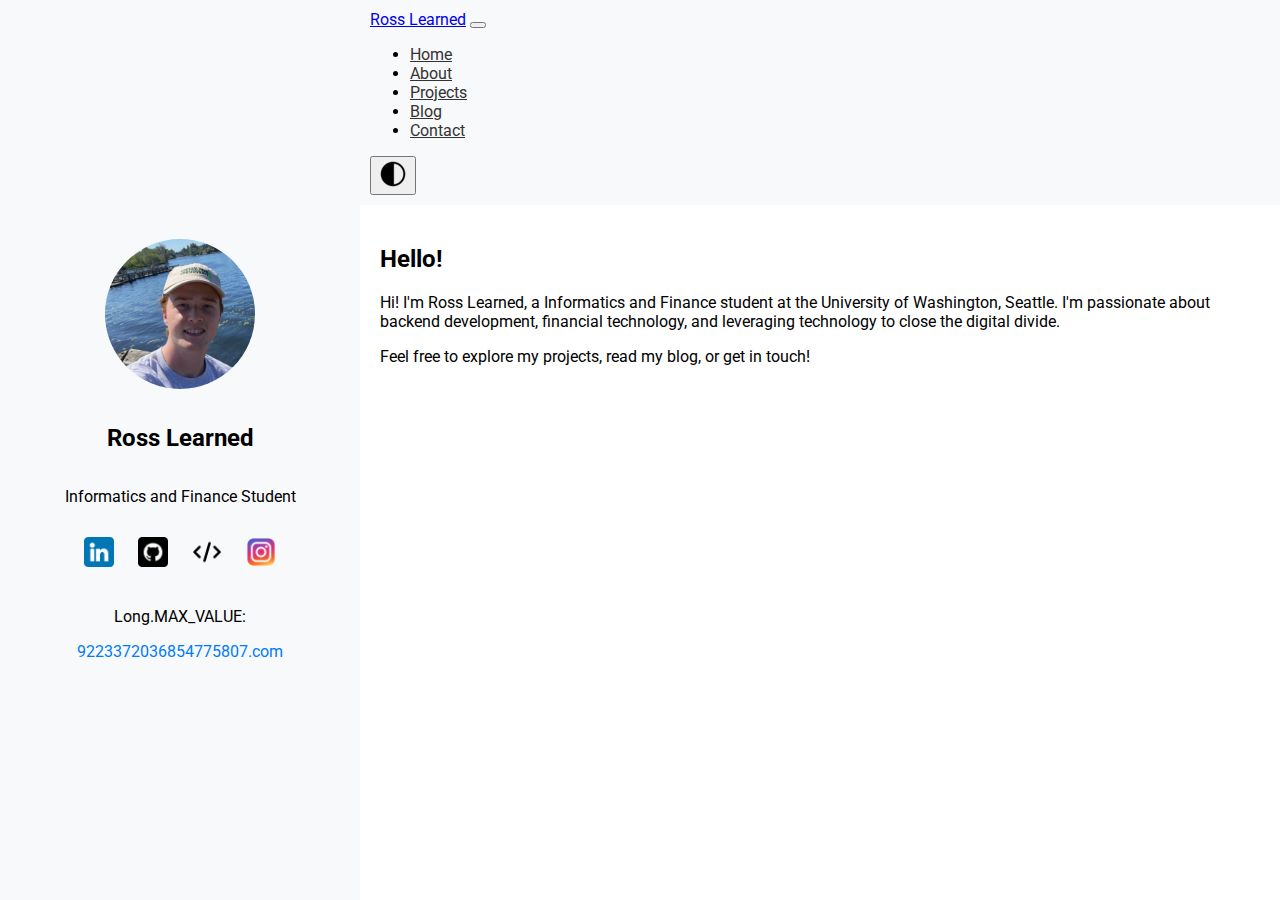
<file: index.html>
<!-- index.html -->
<!DOCTYPE html>
<html lang="en">
<head>
    <meta charset="UTF-8">
    <title>Ross Learned | Home</title>
    <!-- Bootstrap CSS -->
    <link href="https://cdn.jsdelivr.net/npm/bootstrap@5.0.2/dist/css/bootstrap.min.css" rel="stylesheet"
          integrity="sha384-EVSTQN3/azprG1Anm3QDgpJLIm9Nao0Yz1ztcQTwFspd3yD65VohhpuuCOmLASjC"
          crossorigin="anonymous">
    <!-- Google Fonts -->
    <link rel="preconnect" href="https://fonts.googleapis.com">
    <link href="https://fonts.googleapis.com/css2?family=Roboto&display=swap" rel="stylesheet">
    <!-- Custom CSS -->
    <link rel="stylesheet" href="css/styles.css">
    <!-- Theme Check Script -->
    <script>
        // Immediately apply dark mode if set in localStorage
        (function() {
            const currentTheme = localStorage.getItem('theme');
            if (currentTheme === 'dark') {
                document.documentElement.classList.add('dark-mode');
            }
        })();
    </script>
</head>
<body>

<!-- Left Sidebar -->
<div class="sidebar">
    <img src="images/profile.jpg" alt="Profile Picture" class="profile-pic">
    <h2>Ross Learned</h2>
    <p>Informatics and Finance Student</p>
    <div class="social-icons">
        <a href="https://linkedin.com/in/ross-learned" target="_blank">
            <img src="images/linkedin.png" alt="LinkedIn">
        </a>
        <a href="https://github.com/rlearned" target="_blank">
            <img src="images/github.png" alt="GitHub">
        </a>
        <a href="https://leetcode.com/u/rosslearned/" target="_blank">
            <img src="images/leetcode.png" alt="LeetCode">
        </a>
        <a href="https://www.instagram.com/ross_l__" target="_blank">
            <img src="images/instagram.png" alt="Instagram">
        </a>
    </div>
    <div class="other-website">
        <p>Long.MAX_VALUE:</p>
        <a href="https://9223372036854775807.com" target="_blank">9223372036854775807.com</a>
    </div>
</div>

<!-- Main Content Wrapper -->
<div class="content-wrapper">

    <!-- Navigation Bar -->
    <nav class="navbar navbar-expand-lg">
        <div class="container-fluid">
            <a class="navbar-brand" href="index.html">Ross Learned</a>
            <button class="navbar-toggler" type="button" data-bs-toggle="collapse"
                    data-bs-target="#navbarNav" aria-controls="navbarNav" aria-expanded="false"
                    aria-label="Toggle navigation">
                <span class="navbar-toggler-icon"></span>
            </button>
            <div class="collapse navbar-collapse" id="navbarNav">
                <ul class="navbar-nav me-auto">
                    <li class="nav-item"><a class="nav-link active" href="index.html">Home</a></li>
                    <li class="nav-item"><a class="nav-link" href="about.html">About</a></li>
                    <li class="nav-item"><a class="nav-link" href="projects.html">Projects</a></li>
                    <li class="nav-item"><a class="nav-link" href="blog.html">Blog</a></li>
                    <li class="nav-item"><a class="nav-link" href="contact.html">Contact</a></li>
                </ul>
                <!-- Dark Mode Toggle -->
                <button id="dark-mode-toggle" class="btn btn-link nav-link p-0">
                    <img src="images/moon-icon.png" alt="Switch to Dark Mode" id="dark-mode-icon" class="d-inline-block align-text-top">
                </button>
            </div>
        </div>
    </nav>

    <!-- Main Content -->
    <div class="content">
        <main>
            <section>
                <h2 class="mt-4">Hello!</h2>
                <p>Hi! I'm Ross Learned, a Informatics and Finance student at the University of Washington, Seattle. I'm passionate about backend development, financial technology, and leveraging technology to close the digital divide.</p>
                <p>Feel free to explore my projects, read my blog, or get in touch!</p>
            </section>
        </main>
    </div>

<!--    &lt;!&ndash; Footer &ndash;&gt;-->
<!--    <footer class="footer">-->
<!--        <p>&copy; 2023 Ross Learned</p>-->
<!--    </footer>-->

</div>

<!-- Bootstrap JS and dependencies -->
<script src="https://cdn.jsdelivr.net/npm/bootstrap@5.0.2/dist/js/bootstrap.bundle.min.js"
        integrity="sha384-MrcW6ZMFYlzcLA8Nl+NtUVF0sA7MsXsP1UyJoMp4YLEuNSfAP+JcXn/tWtIaxVXM"
        crossorigin="anonymous"></script>
<!-- Custom JS -->
<script src="js/script.js"></script>
</body>
</html>
</file>
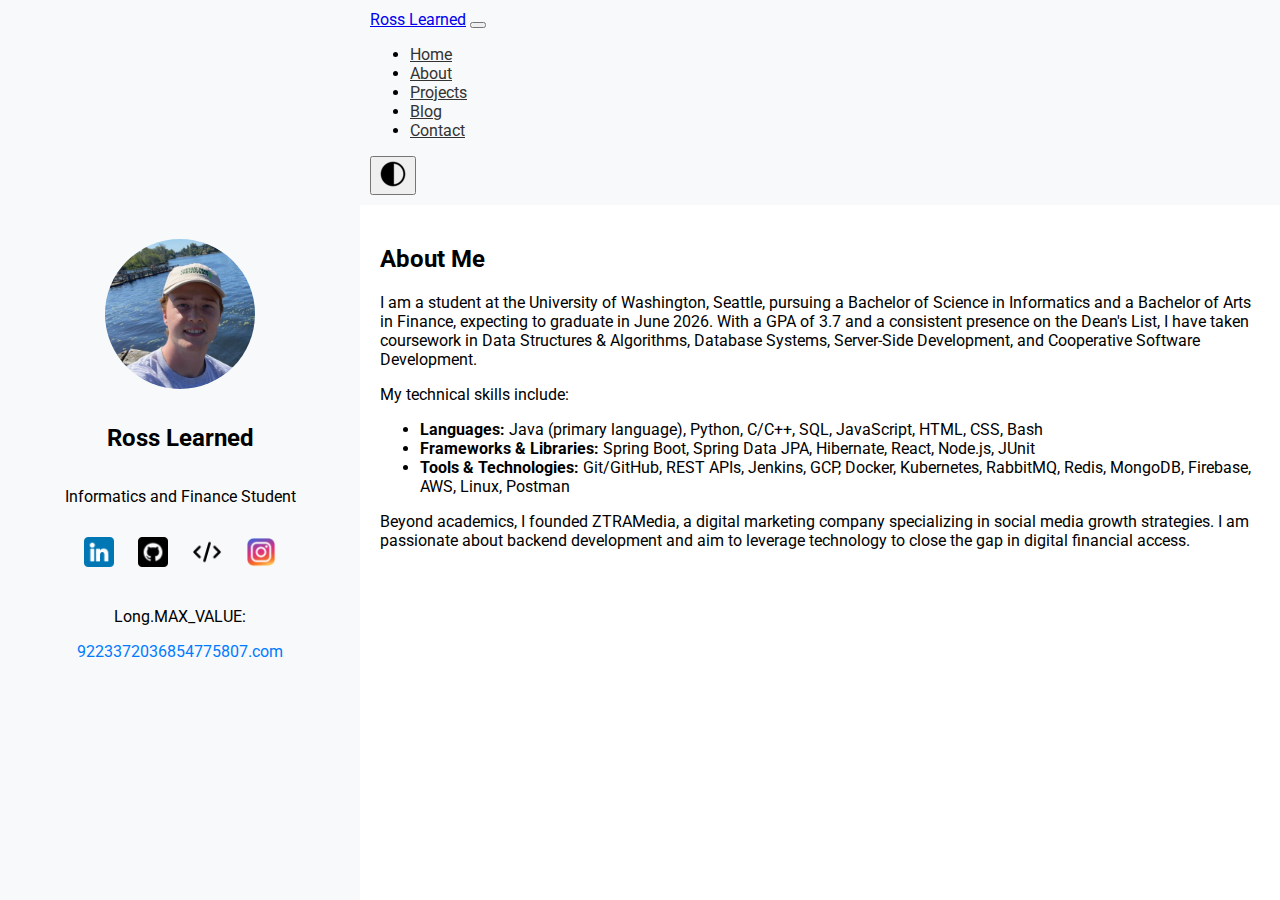
<file: about.html>
<!-- about.html -->
<!DOCTYPE html>
<html lang="en">
<head>
    <meta charset="UTF-8">
    <title>About | Ross Learned</title>
    <!-- Bootstrap CSS -->
    <link href="https://cdn.jsdelivr.net/npm/bootstrap@5.0.2/dist/css/bootstrap.min.css" rel="stylesheet"
          integrity="sha384-EVSTQN3/azprG1Anm3QDgpJLIm9Nao0Yz1ztcQTwFspd3yD65VohhpuuCOmLASjC" crossorigin="anonymous">
    <!-- Google Fonts -->
    <link rel="preconnect" href="https://fonts.googleapis.com">
    <link href="https://fonts.googleapis.com/css2?family=Roboto&display=swap" rel="stylesheet">
    <!-- Custom CSS -->
    <link rel="stylesheet" href="css/styles.css">
    <!-- Theme Check Script -->
    <script>
        // Immediately apply dark mode if set in localStorage
        (function() {
            const currentTheme = localStorage.getItem('theme');
            if (currentTheme === 'dark') {
                document.documentElement.classList.add('dark-mode');
            }
        })();
    </script>
</head>
<body>

<!-- Left Sidebar -->
<div class="sidebar">
    <img src="images/profile.jpg" alt="Profile Picture" class="profile-pic">
    <h2>Ross Learned</h2>
    <p>Informatics and Finance Student</p>
    <div class="social-icons">
        <a href="https://linkedin.com/in/ross-learned" target="_blank">
            <img src="images/linkedin.png" alt="LinkedIn">
        </a>
        <a href="https://github.com/rlearned" target="_blank">
            <img src="images/github.png" alt="GitHub">
        </a>
        <a href="https://leetcode.com/u/rosslearned/" target="_blank">
            <img src="images/leetcode.png" alt="LeetCode">
        </a>
        <a href="https://www.instagram.com/ross_l__" target="_blank">
            <img src="images/instagram.png" alt="Instagram">
        </a>
    </div>
    <div class="other-website">
        <p>Long.MAX_VALUE:</p>
        <a href="https://9223372036854775807.com" target="_blank">9223372036854775807.com</a>
    </div>
</div>

<!-- Main Content Wrapper -->
<div class="content-wrapper">

    <!-- Navigation Bar -->
    <nav class="navbar navbar-expand-lg">
        <div class="container-fluid">
            <a class="navbar-brand" href="index.html">Ross Learned</a>
            <button class="navbar-toggler" type="button" data-bs-toggle="collapse" data-bs-target="#navbarNav"
                    aria-controls="navbarNav" aria-expanded="false" aria-label="Toggle navigation">
                <span class="navbar-toggler-icon"></span>
            </button>
            <div class="collapse navbar-collapse" id="navbarNav">
                <ul class="navbar-nav me-auto">
                    <li class="nav-item"><a class="nav-link" href="index.html">Home</a></li>
                    <li class="nav-item"><a class="nav-link active" href="about.html">About</a></li>
                    <li class="nav-item"><a class="nav-link" href="projects.html">Projects</a></li>
                    <li class="nav-item"><a class="nav-link" href="blog.html">Blog</a></li>
                    <li class="nav-item"><a class="nav-link" href="contact.html">Contact</a></li>
                </ul>
                <!-- Dark Mode Toggle -->
                <button id="dark-mode-toggle" class="btn btn-link nav-link p-0">
                    <img src="images/moon-icon.png" alt="Switch to Dark Mode" id="dark-mode-icon" class="d-inline-block align-text-top">
                </button>
            </div>
        </div>
    </nav>

    <!-- Main Content -->
    <div class="content">
        <main>
            <section>
                <h2 class="mt-4">About Me</h2>
                <p>I am a student at the University of Washington, Seattle, pursuing a Bachelor of Science in Informatics and a Bachelor of Arts in Finance, expecting to graduate in June 2026. With a GPA of 3.7 and a consistent presence on the Dean's List, I have taken coursework in Data Structures & Algorithms, Database Systems, Server-Side Development, and Cooperative Software Development.</p>
                <p>My technical skills include:</p>
                <ul>
                    <li><strong>Languages:</strong> Java (primary language), Python, C/C++, SQL, JavaScript, HTML, CSS, Bash</li>
                    <li><strong>Frameworks & Libraries:</strong> Spring Boot, Spring Data JPA, Hibernate, React, Node.js, JUnit</li>
                    <li><strong>Tools & Technologies:</strong> Git/GitHub, REST APIs, Jenkins, GCP, Docker, Kubernetes, RabbitMQ, Redis, MongoDB, Firebase, AWS, Linux, Postman</li>
                </ul>
                <p>Beyond academics, I founded ZTRAMedia, a digital marketing company specializing in social media growth strategies. I am passionate about backend development and aim to leverage technology to close the gap in digital financial access.</p>
            </section>
        </main>
    </div>

<!--    &lt;!&ndash; Footer &ndash;&gt;-->
<!--    <footer class="footer">-->
<!--        <p>&copy; 2023 Ross Learned</p>-->
<!--    </footer>-->

</div>

<!-- Bootstrap JS and dependencies -->
<script src="https://cdn.jsdelivr.net/npm/bootstrap@5.0.2/dist/js/bootstrap.bundle.min.js"
        integrity="sha384-MrcW6ZMFYlzcLA8Nl+NtUVF0sA7MsXsP1UyJoMp4YLEuNSfAP+JcXn/tWtIaxVXM"
        crossorigin="anonymous"></script>
<!-- Custom JS -->
<script src="js/script.js"></script>
</body>
</html>
</file>
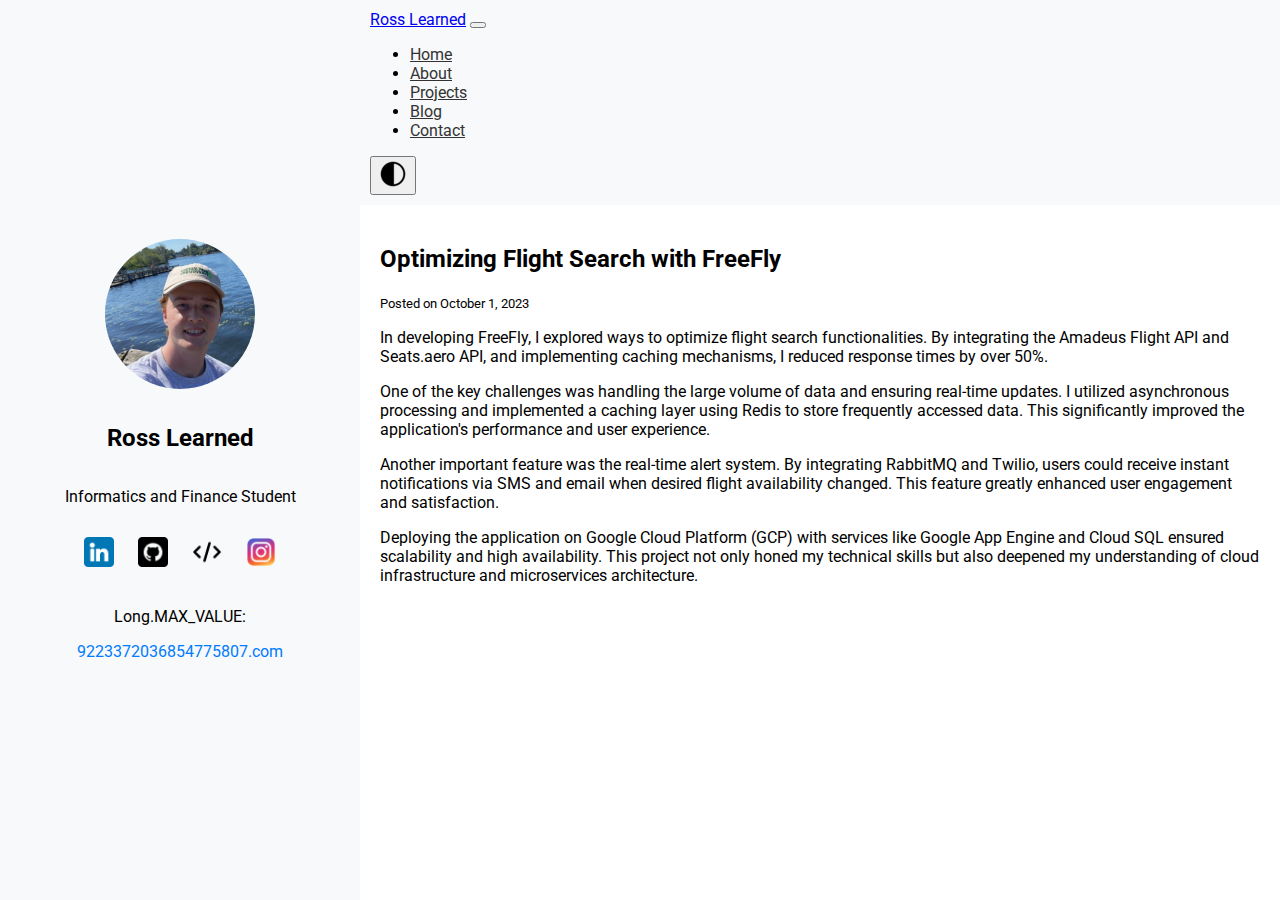
<file: blog-post-1.html>
<!-- blog-post-1.html -->
<!DOCTYPE html>
<html lang="en">
<head>
    <meta charset="UTF-8">
    <title>Optimizing Flight Search with FreeFly | Ross Learned</title>
    <!-- Bootstrap CSS -->
    <link href="https://cdn.jsdelivr.net/npm/bootstrap@5.0.2/dist/css/bootstrap.min.css" rel="stylesheet"
          integrity="sha384-EVSTQN3/azprG1Anm3QDgpJLIm9Nao0Yz1ztcQTwFspd3yD65VohhpuuCOmLASjC" crossorigin="anonymous">
    <!-- Google Fonts -->
    <link rel="preconnect" href="https://fonts.googleapis.com">
    <link href="https://fonts.googleapis.com/css2?family=Roboto&display=swap" rel="stylesheet">
    <!-- Custom CSS -->
    <link rel="stylesheet" href="css/styles.css">
    <!-- Theme Check Script -->
    <script>
        // Immediately apply dark mode if set in localStorage
        (function() {
            const currentTheme = localStorage.getItem('theme');
            if (currentTheme === 'dark') {
                document.documentElement.classList.add('dark-mode');
            }
        })();
    </script>
</head>
<body>

<!-- Left Sidebar -->
<div class="sidebar">
    <img src="images/profile.jpg" alt="Profile Picture" class="profile-pic">
    <h2>Ross Learned</h2>
    <p>Informatics and Finance Student</p>
    <div class="social-icons">
        <a href="https://linkedin.com/in/ross-learned" target="_blank">
            <img src="images/linkedin.png" alt="LinkedIn">
        </a>
        <a href="https://github.com/rlearned" target="_blank">
            <img src="images/github.png" alt="GitHub">
        </a>
        <a href="https://leetcode.com/u/rosslearned/" target="_blank">
            <img src="images/leetcode.png" alt="LeetCode">
        </a>
        <a href="https://www.instagram.com/ross_l__" target="_blank">
            <img src="images/instagram.png" alt="Instagram">
        </a>
    </div>
    <div class="other-website">
        <p>Long.MAX_VALUE:</p>
        <a href="https://9223372036854775807.com" target="_blank">9223372036854775807.com</a>
    </div>
</div>

<!-- Main Content Wrapper -->
<div class="content-wrapper">

    <!-- Navigation Bar -->
    <nav class="navbar navbar-expand-lg">
        <div class="container-fluid">
            <a class="navbar-brand" href="index.html">Ross Learned</a>
            <button class="navbar-toggler" type="button" data-bs-toggle="collapse" data-bs-target="#navbarNav"
                    aria-controls="navbarNav" aria-expanded="false" aria-label="Toggle navigation">
                <span class="navbar-toggler-icon"></span>
            </button>
            <div class="collapse navbar-collapse" id="navbarNav">
                <ul class="navbar-nav me-auto">
                    <li class="nav-item"><a class="nav-link" href="index.html">Home</a></li>
                    <li class="nav-item"><a class="nav-link" href="about.html">About</a></li>
                    <li class="nav-item"><a class="nav-link" href="projects.html">Projects</a></li>
                    <li class="nav-item"><a class="nav-link active" href="blog.html">Blog</a></li>
                    <li class="nav-item"><a class="nav-link" href="contact.html">Contact</a></li>
                </ul>
                <!-- Dark Mode Toggle -->
                <button id="dark-mode-toggle" class="btn btn-link nav-link p-0">
                    <img src="images/moon-icon.png" alt="Switch to Dark Mode" id="dark-mode-icon" class="d-inline-block align-text-top">
                </button>
            </div>
        </div>
    </nav>

    <!-- Main Content -->
    <div class="content">
        <main>
            <section>
                <h2 class="mt-4">Optimizing Flight Search with FreeFly</h2>
                <p><small class="text-muted">Posted on October 1, 2023</small></p>
                <p>In developing FreeFly, I explored ways to optimize flight search functionalities. By integrating the Amadeus Flight API and Seats.aero API, and implementing caching mechanisms, I reduced response times by over 50%.</p>
                <p>One of the key challenges was handling the large volume of data and ensuring real-time updates. I utilized asynchronous processing and implemented a caching layer using Redis to store frequently accessed data. This significantly improved the application's performance and user experience.</p>
                <p>Another important feature was the real-time alert system. By integrating RabbitMQ and Twilio, users could receive instant notifications via SMS and email when desired flight availability changed. This feature greatly enhanced user engagement and satisfaction.</p>
                <p>Deploying the application on Google Cloud Platform (GCP) with services like Google App Engine and Cloud SQL ensured scalability and high availability. This project not only honed my technical skills but also deepened my understanding of cloud infrastructure and microservices architecture.</p>
            </section>
        </main>
    </div>

<!--    &lt;!&ndash; Footer &ndash;&gt;-->
<!--    <footer class="footer">-->
<!--        <p>&copy; 2023 Ross Learned</p>-->
<!--    </footer>-->

</div>

<!-- Bootstrap JS and dependencies -->
<script src="https://cdn.jsdelivr.net/npm/bootstrap@5.0.2/dist/js/bootstrap.bundle.min.js"
        integrity="sha384-MrcW6ZMFYlzcLA8Nl+NtUVF0sA7MsXsP1UyJoMp4YLEuNSfAP+JcXn/tWtIaxVXM"
        crossorigin="anonymous"></script>
<!-- Custom JS -->
<script src="js/script.js"></script>
</body>
</html>
</file>
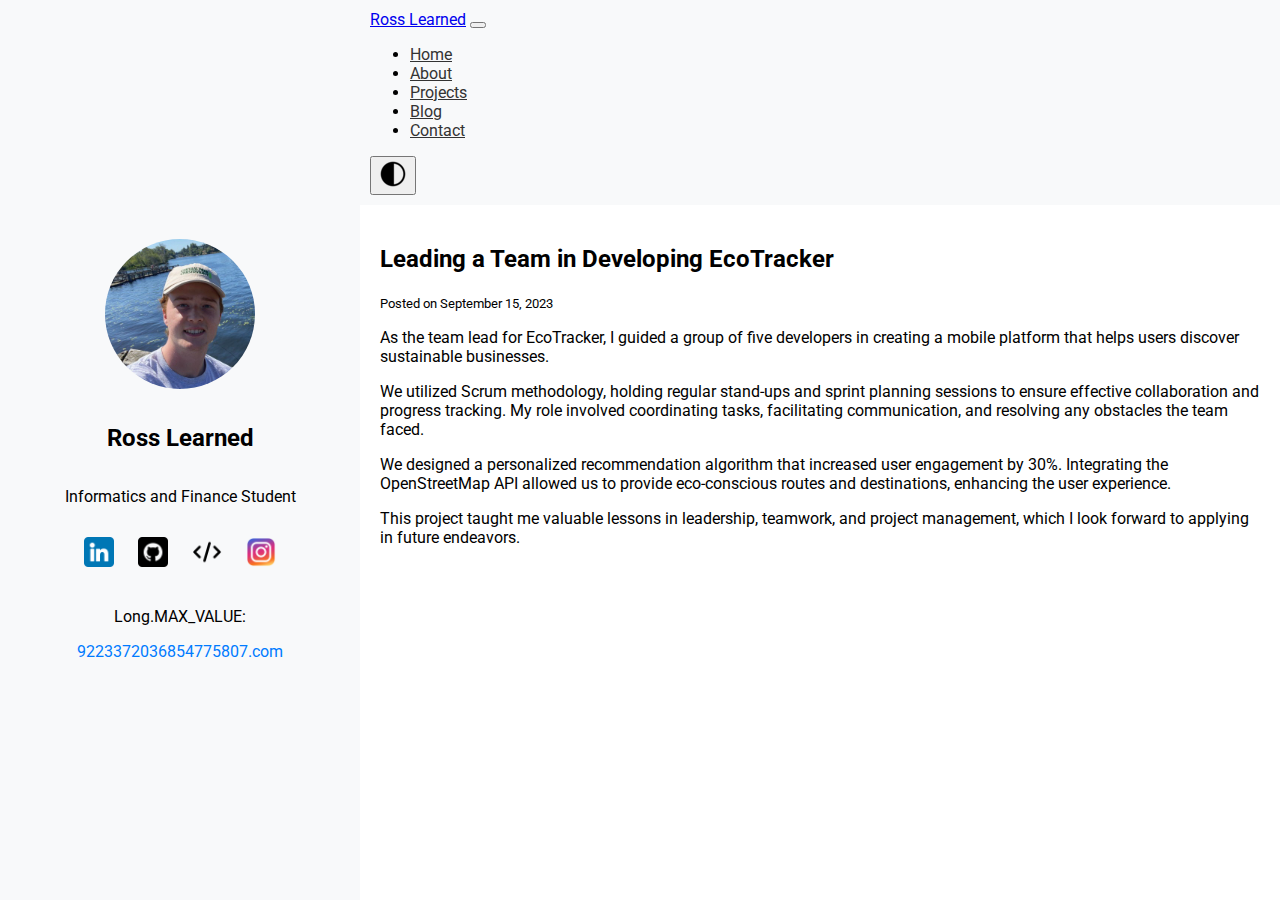
<file: blog-post-2.html>
<!-- blog-post-1.html -->
<!DOCTYPE html>
<html lang="en">
<head>
    <meta charset="UTF-8">
    <title>Optimizing Flight Search with FreeFly | Ross Learned</title>
    <!-- Bootstrap CSS -->
    <link href="https://cdn.jsdelivr.net/npm/bootstrap@5.0.2/dist/css/bootstrap.min.css" rel="stylesheet"
          integrity="sha384-EVSTQN3/azprG1Anm3QDgpJLIm9Nao0Yz1ztcQTwFspd3yD65VohhpuuCOmLASjC" crossorigin="anonymous">
    <!-- Google Fonts -->
    <link rel="preconnect" href="https://fonts.googleapis.com">
    <link href="https://fonts.googleapis.com/css2?family=Roboto&display=swap" rel="stylesheet">
    <!-- Custom CSS -->
    <link rel="stylesheet" href="css/styles.css">
    <!-- Theme Check Script -->
    <script>
        // Immediately apply dark mode if set in localStorage
        (function() {
            const currentTheme = localStorage.getItem('theme');
            if (currentTheme === 'dark') {
                document.documentElement.classList.add('dark-mode');
            }
        })();
    </script>
</head>
<body>

<!-- Left Sidebar -->
<div class="sidebar">
    <img src="images/profile.jpg" alt="Profile Picture" class="profile-pic">
    <h2>Ross Learned</h2>
    <p>Informatics and Finance Student</p>
    <div class="social-icons">
        <a href="https://linkedin.com/in/ross-learned" target="_blank">
            <img src="images/linkedin.png" alt="LinkedIn">
        </a>
        <a href="https://github.com/rlearned" target="_blank">
            <img src="images/github.png" alt="GitHub">
        </a>
        <a href="https://leetcode.com/u/rosslearned/" target="_blank">
            <img src="images/leetcode.png" alt="LeetCode">
        </a>
        <a href="https://www.instagram.com/ross_l__" target="_blank">
            <img src="images/instagram.png" alt="Instagram">
        </a>
    </div>
    <div class="other-website">
        <p>Long.MAX_VALUE:</p>
        <a href="https://9223372036854775807.com" target="_blank">9223372036854775807.com</a>
    </div>
</div>

<!-- Main Content Wrapper -->
<div class="content-wrapper">

    <!-- Navigation Bar -->
    <nav class="navbar navbar-expand-lg">
        <div class="container-fluid">
            <a class="navbar-brand" href="index.html">Ross Learned</a>
            <button class="navbar-toggler" type="button" data-bs-toggle="collapse" data-bs-target="#navbarNav"
                    aria-controls="navbarNav" aria-expanded="false" aria-label="Toggle navigation">
                <span class="navbar-toggler-icon"></span>
            </button>
            <div class="collapse navbar-collapse" id="navbarNav">
                <ul class="navbar-nav me-auto">
                    <li class="nav-item"><a class="nav-link" href="index.html">Home</a></li>
                    <li class="nav-item"><a class="nav-link" href="about.html">About</a></li>
                    <li class="nav-item"><a class="nav-link" href="projects.html">Projects</a></li>
                    <li class="nav-item"><a class="nav-link active" href="blog.html">Blog</a></li>
                    <li class="nav-item"><a class="nav-link" href="contact.html">Contact</a></li>
                </ul>
                <!-- Dark Mode Toggle -->
                <button id="dark-mode-toggle" class="btn btn-link nav-link p-0">
                    <img src="images/moon-icon.png" alt="Switch to Dark Mode" id="dark-mode-icon" class="d-inline-block align-text-top">
                </button>
            </div>
        </div>
    </nav>

    <!-- Main Content -->
    <div class="content">
        <main>
            <section>
                <h2 class="mt-4">Leading a Team in Developing EcoTracker</h2>
                <p><small class="text-muted">Posted on September 15, 2023</small></p>
                <p>As the team lead for EcoTracker, I guided a group of five developers in creating a mobile platform that helps users discover sustainable businesses.</p>
                <p>We utilized Scrum methodology, holding regular stand-ups and sprint planning sessions to ensure effective collaboration and progress tracking. My role involved coordinating tasks, facilitating communication, and resolving any obstacles the team faced.</p>
                <p>We designed a personalized recommendation algorithm that increased user engagement by 30%. Integrating the OpenStreetMap API allowed us to provide eco-conscious routes and destinations, enhancing the user experience.</p>
                <p>This project taught me valuable lessons in leadership, teamwork, and project management, which I look forward to applying in future endeavors.</p>
            </section>
        </main>
    </div>

<!--    &lt;!&ndash; Footer &ndash;&gt;-->
<!--    <footer class="footer">-->
<!--        <p>&copy; 2023 Ross Learned</p>-->
<!--    </footer>-->

</div>

<!-- Bootstrap JS and dependencies -->
<script src="https://cdn.jsdelivr.net/npm/bootstrap@5.0.2/dist/js/bootstrap.bundle.min.js"
        integrity="sha384-MrcW6ZMFYlzcLA8Nl+NtUVF0sA7MsXsP1UyJoMp4YLEuNSfAP+JcXn/tWtIaxVXM"
        crossorigin="anonymous"></script>
<!-- Custom JS -->
<script src="js/script.js"></script>
</body>
</html>
</file>
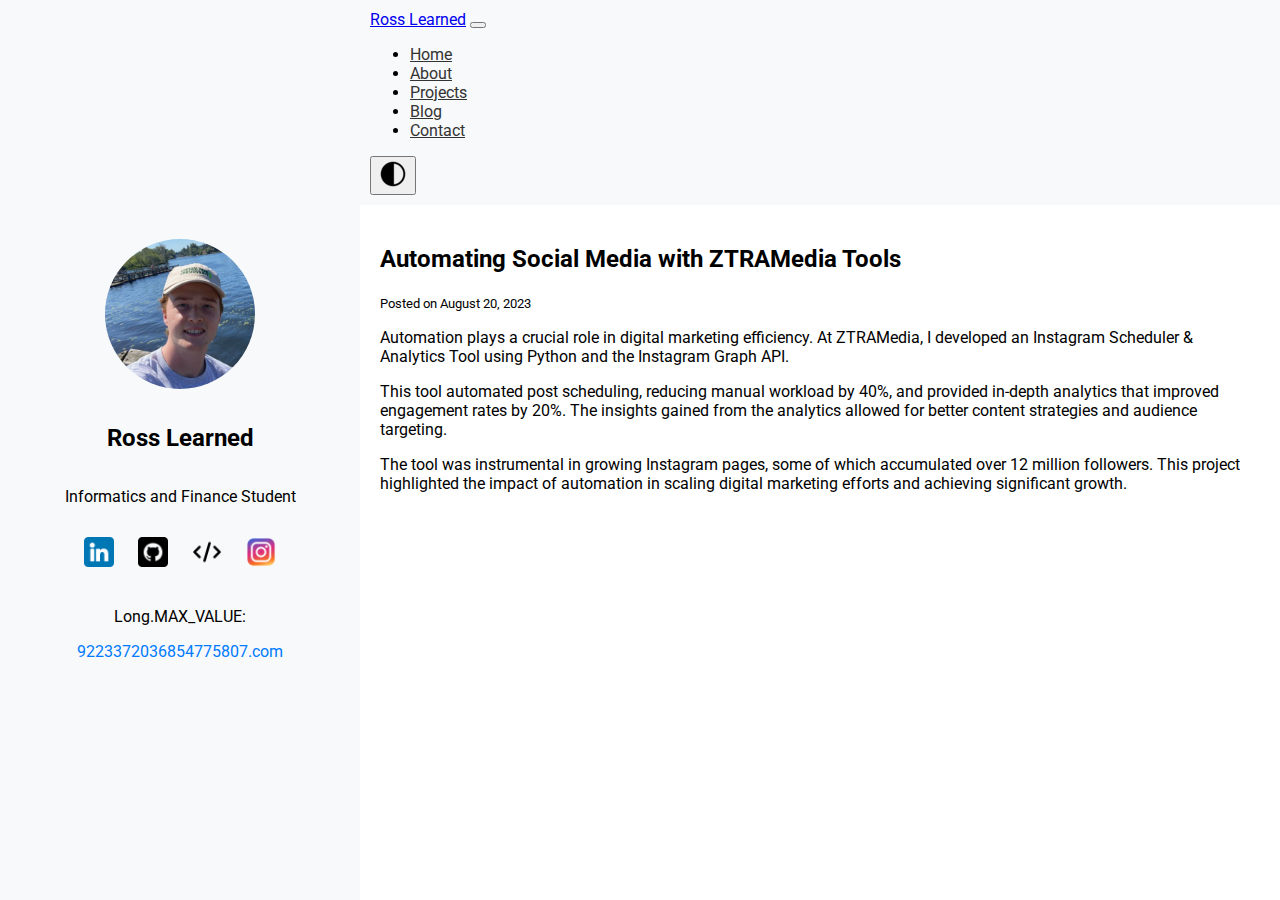
<file: blog-post-3.html>
<!-- blog-post-1.html -->
<!DOCTYPE html>
<html lang="en">
<head>
    <meta charset="UTF-8">
    <title>Optimizing Flight Search with FreeFly | Ross Learned</title>
    <!-- Bootstrap CSS -->
    <link href="https://cdn.jsdelivr.net/npm/bootstrap@5.0.2/dist/css/bootstrap.min.css" rel="stylesheet"
          integrity="sha384-EVSTQN3/azprG1Anm3QDgpJLIm9Nao0Yz1ztcQTwFspd3yD65VohhpuuCOmLASjC" crossorigin="anonymous">
    <!-- Google Fonts -->
    <link rel="preconnect" href="https://fonts.googleapis.com">
    <link href="https://fonts.googleapis.com/css2?family=Roboto&display=swap" rel="stylesheet">
    <!-- Custom CSS -->
    <link rel="stylesheet" href="css/styles.css">
    <!-- Theme Check Script -->
    <script>
        // Immediately apply dark mode if set in localStorage
        (function() {
            const currentTheme = localStorage.getItem('theme');
            if (currentTheme === 'dark') {
                document.documentElement.classList.add('dark-mode');
            }
        })();
    </script>
</head>
<body>

<!-- Left Sidebar -->
<div class="sidebar">
    <img src="images/profile.jpg" alt="Profile Picture" class="profile-pic">
    <h2>Ross Learned</h2>
    <p>Informatics and Finance Student</p>
    <div class="social-icons">
        <a href="https://linkedin.com/in/ross-learned" target="_blank">
            <img src="images/linkedin.png" alt="LinkedIn">
        </a>
        <a href="https://github.com/rlearned" target="_blank">
            <img src="images/github.png" alt="GitHub">
        </a>
        <a href="https://leetcode.com/u/rosslearned/" target="_blank">
            <img src="images/leetcode.png" alt="LeetCode">
        </a>
        <a href="https://www.instagram.com/ross_l__" target="_blank">
            <img src="images/instagram.png" alt="Instagram">
        </a>
    </div>
    <div class="other-website">
        <p>Long.MAX_VALUE:</p>
        <a href="https://9223372036854775807.com" target="_blank">9223372036854775807.com</a>
    </div>
</div>

<!-- Main Content Wrapper -->
<div class="content-wrapper">

    <!-- Navigation Bar -->
    <nav class="navbar navbar-expand-lg">
        <div class="container-fluid">
            <a class="navbar-brand" href="index.html">Ross Learned</a>
            <button class="navbar-toggler" type="button" data-bs-toggle="collapse" data-bs-target="#navbarNav"
                    aria-controls="navbarNav" aria-expanded="false" aria-label="Toggle navigation">
                <span class="navbar-toggler-icon"></span>
            </button>
            <div class="collapse navbar-collapse" id="navbarNav">
                <ul class="navbar-nav me-auto">
                    <li class="nav-item"><a class="nav-link" href="index.html">Home</a></li>
                    <li class="nav-item"><a class="nav-link" href="about.html">About</a></li>
                    <li class="nav-item"><a class="nav-link" href="projects.html">Projects</a></li>
                    <li class="nav-item"><a class="nav-link active" href="blog.html">Blog</a></li>
                    <li class="nav-item"><a class="nav-link" href="contact.html">Contact</a></li>
                </ul>
                <!-- Dark Mode Toggle -->
                <button id="dark-mode-toggle" class="btn btn-link nav-link p-0">
                    <img src="images/moon-icon.png" alt="Switch to Dark Mode" id="dark-mode-icon" class="d-inline-block align-text-top">
                </button>
            </div>
        </div>
    </nav>

    <!-- Main Content -->
    <div class="content">
        <main>
            <section>
                <h2 class="mt-4">Automating Social Media with ZTRAMedia Tools</h2>
                <p><small class="text-muted">Posted on August 20, 2023</small></p>
                <p>Automation plays a crucial role in digital marketing efficiency. At ZTRAMedia, I developed an Instagram Scheduler & Analytics Tool using Python and the Instagram Graph API.</p>
                <p>This tool automated post scheduling, reducing manual workload by 40%, and provided in-depth analytics that improved engagement rates by 20%. The insights gained from the analytics allowed for better content strategies and audience targeting.</p>
                <p>The tool was instrumental in growing Instagram pages, some of which accumulated over 12 million followers. This project highlighted the impact of automation in scaling digital marketing efforts and achieving significant growth.</p>
            </section>
        </main>
    </div>

<!--    &lt;!&ndash; Footer &ndash;&gt;-->
<!--    <footer class="footer">-->
<!--        <p>&copy; 2023 Ross Learned</p>-->
<!--    </footer>-->

</div>

<!-- Bootstrap JS and dependencies -->
<script src="https://cdn.jsdelivr.net/npm/bootstrap@5.0.2/dist/js/bootstrap.bundle.min.js"
        integrity="sha384-MrcW6ZMFYlzcLA8Nl+NtUVF0sA7MsXsP1UyJoMp4YLEuNSfAP+JcXn/tWtIaxVXM"
        crossorigin="anonymous"></script>
<!-- Custom JS -->
<script src="js/script.js"></script>
</body>
</html>
</file>
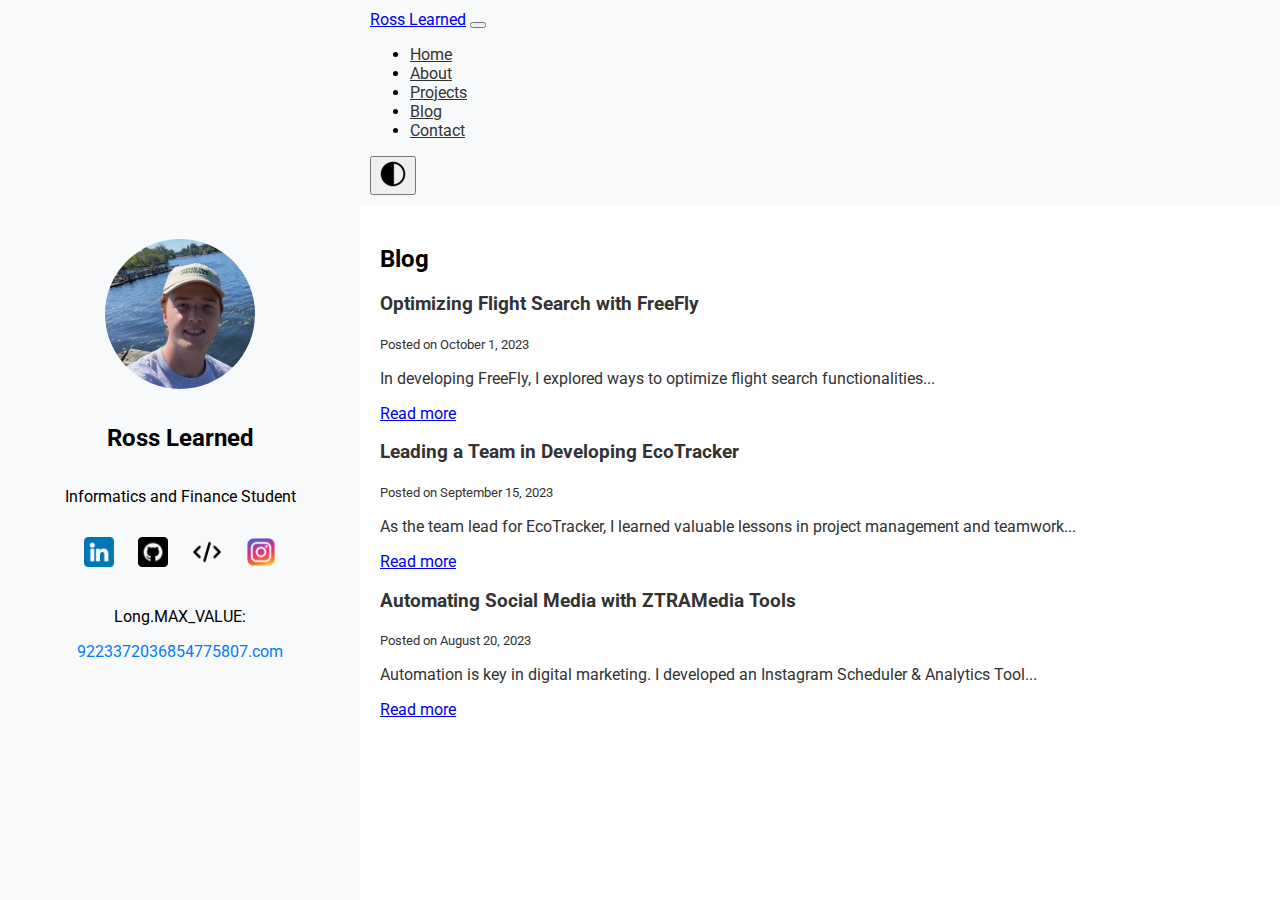
<file: blog.html>
<!-- blog.html -->
<!DOCTYPE html>
<html lang="en">
<head>
    <meta charset="UTF-8">
    <title>Blog | Ross Learned</title>
    <!-- Bootstrap CSS -->
    <link href="https://cdn.jsdelivr.net/npm/bootstrap@5.0.2/dist/css/bootstrap.min.css" rel="stylesheet"
          integrity="sha384-EVSTQN3/azprG1Anm3QDgpJLIm9Nao0Yz1ztcQTwFspd3yD65VohhpuuCOmLASjC"
          crossorigin="anonymous">
    <!-- Google Fonts -->
    <link rel="preconnect" href="https://fonts.googleapis.com">
    <link href="https://fonts.googleapis.com/css2?family=Roboto&display=swap" rel="stylesheet">
    <!-- Custom CSS -->
    <link rel="stylesheet" href="css/styles.css">
    <!-- Theme Check Script -->
    <script>
        // Immediately apply dark mode if set in localStorage
        (function() {
            const currentTheme = localStorage.getItem('theme');
            if (currentTheme === 'dark') {
                document.documentElement.classList.add('dark-mode');
            }
        })();
    </script>
</head>
<body>

<!-- Left Sidebar -->
<div class="sidebar">
    <img src="images/profile.jpg" alt="Profile Picture" class="profile-pic">
    <h2>Ross Learned</h2>
    <p>Informatics and Finance Student</p>
    <div class="social-icons">
        <a href="https://linkedin.com/in/ross-learned" target="_blank">
            <img src="images/linkedin.png" alt="LinkedIn">
        </a>
        <a href="https://github.com/rlearned" target="_blank">
            <img src="images/github.png" alt="GitHub">
        </a>
        <a href="https://leetcode.com/u/rosslearned/" target="_blank">
            <img src="images/leetcode.png" alt="LeetCode">
        </a>
        <a href="https://www.instagram.com/ross_l__" target="_blank">
            <img src="images/instagram.png" alt="Instagram">
        </a>
    </div>
    <div class="other-website">
        <p>Long.MAX_VALUE:</p>
        <a href="https://9223372036854775807.com" target="_blank">9223372036854775807.com</a>
    </div>
</div>

<!-- Main Content Wrapper -->
<div class="content-wrapper">

    <!-- Navigation Bar -->
    <nav class="navbar navbar-expand-lg">
        <div class="container-fluid">
            <a class="navbar-brand" href="index.html">Ross Learned</a>
            <button class="navbar-toggler" type="button" data-bs-toggle="collapse"
                    data-bs-target="#navbarNav" aria-controls="navbarNav" aria-expanded="false"
                    aria-label="Toggle navigation">
                <span class="navbar-toggler-icon"></span>
            </button>
            <div class="collapse navbar-collapse" id="navbarNav">
                <ul class="navbar-nav me-auto">
                    <li class="nav-item"><a class="nav-link" href="index.html">Home</a></li>
                    <li class="nav-item"><a class="nav-link" href="about.html">About</a></li>
                    <li class="nav-item"><a class="nav-link" href="projects.html">Projects</a></li>
                    <li class="nav-item"><a class="nav-link active" href="blog.html">Blog</a></li>
                    <li class="nav-item"><a class="nav-link" href="contact.html">Contact</a></li>
                </ul>
                <!-- Dark Mode Toggle -->
                <button id="dark-mode-toggle" class="btn btn-link nav-link p-0">
                    <img src="images/moon-icon.png" alt="Switch to Dark Mode" id="dark-mode-icon" class="d-inline-block align-text-top">
                </button>
            </div>
        </div>
    </nav>

    <!-- Main Content -->
    <div class="content">
        <main>
            <section>
                <h2 class="mt-4">Blog</h2>

                <!-- Blog Post 1 -->
                <div class="card mb-3">
                    <div class="card-body">
                        <h3 class="card-title">Optimizing Flight Search with FreeFly</h3>
                        <p class="card-text"><small class="text-muted">Posted on October 1, 2023</small></p>
                        <p class="card-text">In developing FreeFly, I explored ways to optimize flight search functionalities...</p>
                        <a href="blog-post-1.html" class="btn btn-primary">Read more</a>
                    </div>
                </div>

                <!-- Blog Post 2 -->
                <div class="card mb-3">
                    <div class="card-body">
                        <h3 class="card-title">Leading a Team in Developing EcoTracker</h3>
                        <p class="card-text"><small class="text-muted">Posted on September 15, 2023</small></p>
                        <p class="card-text">As the team lead for EcoTracker, I learned valuable lessons in project management and teamwork...</p>
                        <a href="blog-post-2.html" class="btn btn-primary">Read more</a>
                    </div>
                </div>

                <!-- Blog Post 3 -->
                <div class="card mb-3">
                    <div class="card-body">
                        <h3 class="card-title">Automating Social Media with ZTRAMedia Tools</h3>
                        <p class="card-text"><small class="text-muted">Posted on August 20, 2023</small></p>
                        <p class="card-text">Automation is key in digital marketing. I developed an Instagram Scheduler & Analytics Tool...</p>
                        <a href="blog-post-3.html" class="btn btn-primary">Read more</a>
                    </div>
                </div>

            </section>
        </main>
    </div>

<!--    &lt;!&ndash; Footer &ndash;&gt;-->
<!--    <footer class="footer">-->
<!--        <p>&copy; 2023 Ross Learned</p>-->
<!--    </footer>-->

</div>

<!-- Bootstrap JS and dependencies -->
<script src="https://cdn.jsdelivr.net/npm/bootstrap@5.0.2/dist/js/bootstrap.bundle.min.js"
        integrity="sha384-MrcW6ZMFYlzcLA8Nl+NtUVF0sA7MsXsP1UyJoMp4YLEuNSfAP+JcXn/tWtIaxVXM"
        crossorigin="anonymous"></script>
<!-- Custom JS -->
<script src="js/script.js"></script>
</body>
</html>
</file>
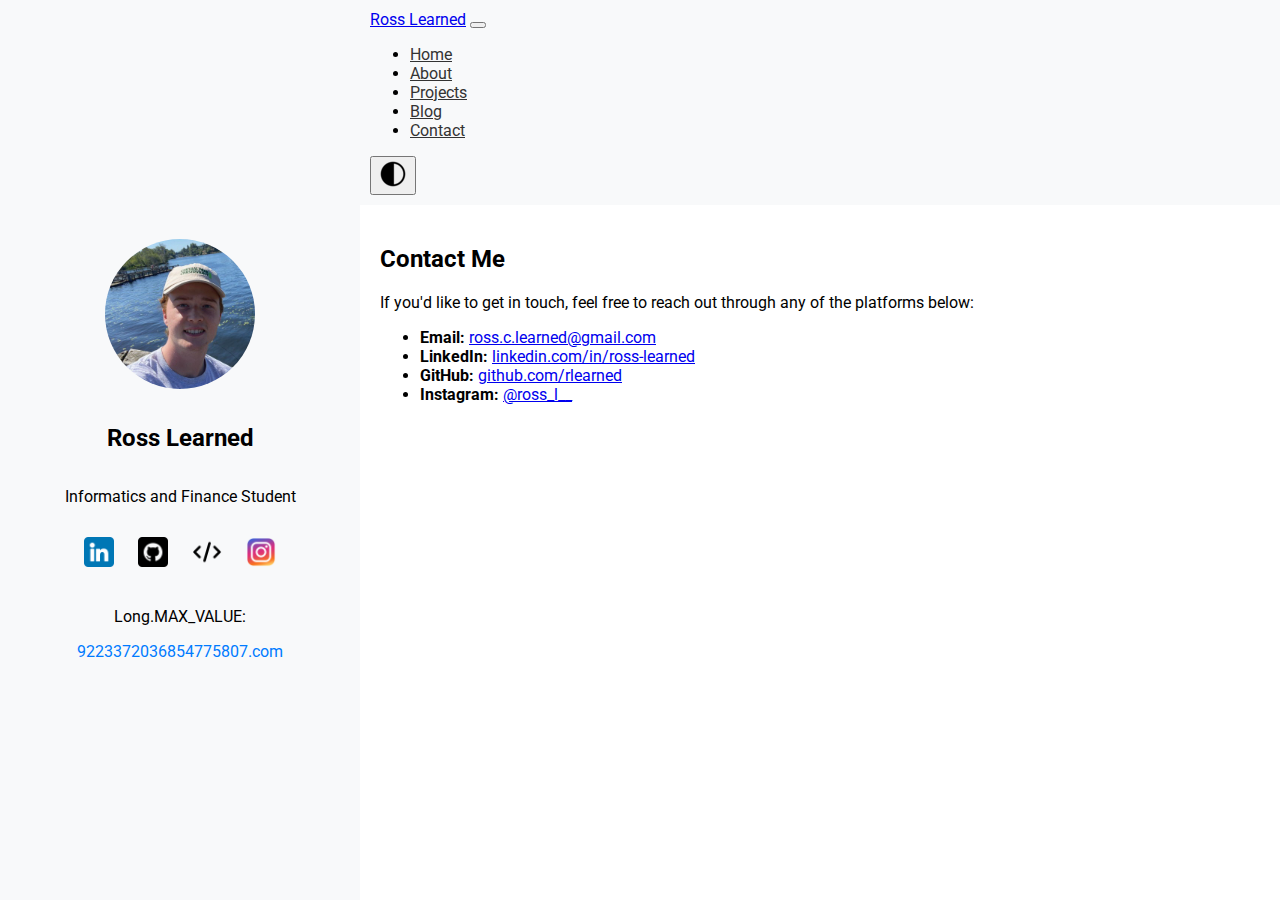
<file: contact.html>
<!-- contact.html -->
<!DOCTYPE html>
<html lang="en">
<head>
    <meta charset="UTF-8">
    <title>Contact | Ross Learned</title>
    <!-- Bootstrap CSS -->
    <link href="https://cdn.jsdelivr.net/npm/bootstrap@5.0.2/dist/css/bootstrap.min.css" rel="stylesheet"
          integrity="sha384-EVSTQN3/azprG1Anm3QDgpJLIm9Nao0Yz1ztcQTwFspd3yD65VohhpuuCOmLASjC" crossorigin="anonymous">
    <!-- Google Fonts -->
    <link rel="preconnect" href="https://fonts.googleapis.com">
    <link href="https://fonts.googleapis.com/css2?family=Roboto&display=swap" rel="stylesheet">
    <!-- Custom CSS -->
    <link rel="stylesheet" href="css/styles.css">
    <!-- Theme Check Script -->
    <script>
        // Immediately apply dark mode if set in localStorage
        (function() {
            const currentTheme = localStorage.getItem('theme');
            if (currentTheme === 'dark') {
                document.documentElement.classList.add('dark-mode');
            }
        })();
    </script>
</head>
<body>

<!-- Left Sidebar -->
<div class="sidebar">
    <img src="images/profile.jpg" alt="Profile Picture" class="profile-pic">
    <h2>Ross Learned</h2>
    <p>Informatics and Finance Student</p>
    <div class="social-icons">
        <a href="https://linkedin.com/in/ross-learned" target="_blank">
            <img src="images/linkedin.png" alt="LinkedIn">
        </a>
        <a href="https://github.com/rlearned" target="_blank">
            <img src="images/github.png" alt="GitHub">
        </a>
        <a href="https://leetcode.com/u/rosslearned/" target="_blank">
            <img src="images/leetcode.png" alt="LeetCode">
        </a>
        <a href="https://www.instagram.com/ross_l__" target="_blank">
            <img src="images/instagram.png" alt="Instagram">
        </a>
    </div>
    <div class="other-website">
        <p>Long.MAX_VALUE:</p>
        <a href="https://9223372036854775807.com" target="_blank">9223372036854775807.com</a>
    </div>
</div>

<!-- Main Content Wrapper -->
<div class="content-wrapper">

    <!-- Navigation Bar -->
    <nav class="navbar navbar-expand-lg">
        <div class="container-fluid">
            <a class="navbar-brand" href="index.html">Ross Learned</a>
            <button class="navbar-toggler" type="button" data-bs-toggle="collapse" data-bs-target="#navbarNav"
                    aria-controls="navbarNav" aria-expanded="false" aria-label="Toggle navigation">
                <span class="navbar-toggler-icon"></span>
            </button>
            <div class="collapse navbar-collapse" id="navbarNav">
                <ul class="navbar-nav me-auto">
                    <li class="nav-item"><a class="nav-link" href="index.html">Home</a></li>
                    <li class="nav-item"><a class="nav-link" href="about.html">About</a></li>
                    <li class="nav-item"><a class="nav-link" href="projects.html">Projects</a></li>
                    <li class="nav-item"><a class="nav-link" href="blog.html">Blog</a></li>
                    <li class="nav-item"><a class="nav-link active" href="contact.html">Contact</a></li>
                </ul>
                <!-- Dark Mode Toggle -->
                <button id="dark-mode-toggle" class="btn btn-link nav-link p-0">
                    <img src="images/moon-icon.png" alt="Switch to Dark Mode" id="dark-mode-icon" class="d-inline-block align-text-top">
                </button>
            </div>
        </div>
    </nav>

    <!-- Main Content -->
    <div class="content">
        <main>
            <section>
                <h2 class="mt-4">Contact Me</h2>
                <p>If you'd like to get in touch, feel free to reach out through any of the platforms below:</p>
                <ul class="list-group">
                    <li class="list-group-item">
                        <strong>Email:</strong> <a href="mailto:ross.c.learned@gmail.com">ross.c.learned@gmail.com</a>
                    </li>
                    <li class="list-group-item">
                        <strong>LinkedIn:</strong> <a href="https://linkedin.com/in/ross-learned" target="_blank">linkedin.com/in/ross-learned</a>
                    </li>
                    <li class="list-group-item">
                        <strong>GitHub:</strong> <a href="https://github.com/rlearned" target="_blank">github.com/rlearned</a>
                    </li>
                    <li class="list-group-item">
                        <strong>Instagram:</strong> <a href="https://www.instagram.com/ross_l__" target="_blank">@ross_l__</a>
                    </li>
                </ul>
            </section>
        </main>
    </div>

<!--    &lt;!&ndash; Footer &ndash;&gt;-->
<!--    <footer class="footer">-->
<!--        <p>&copy; 2023 Ross Learned</p>-->
<!--    </footer>-->

</div>

<!-- Bootstrap JS and dependencies -->
<script src="https://cdn.jsdelivr.net/npm/bootstrap@5.0.2/dist/js/bootstrap.bundle.min.js"
        integrity="sha384-MrcW6ZMFYlzcLA8Nl+NtUVF0sA7MsXsP1UyJoMp4YLEuNSfAP+JcXn/tWtIaxVXM"
        crossorigin="anonymous"></script>
<!-- Custom JS -->
<script src="js/script.js"></script>
</body>
</html>
</file>
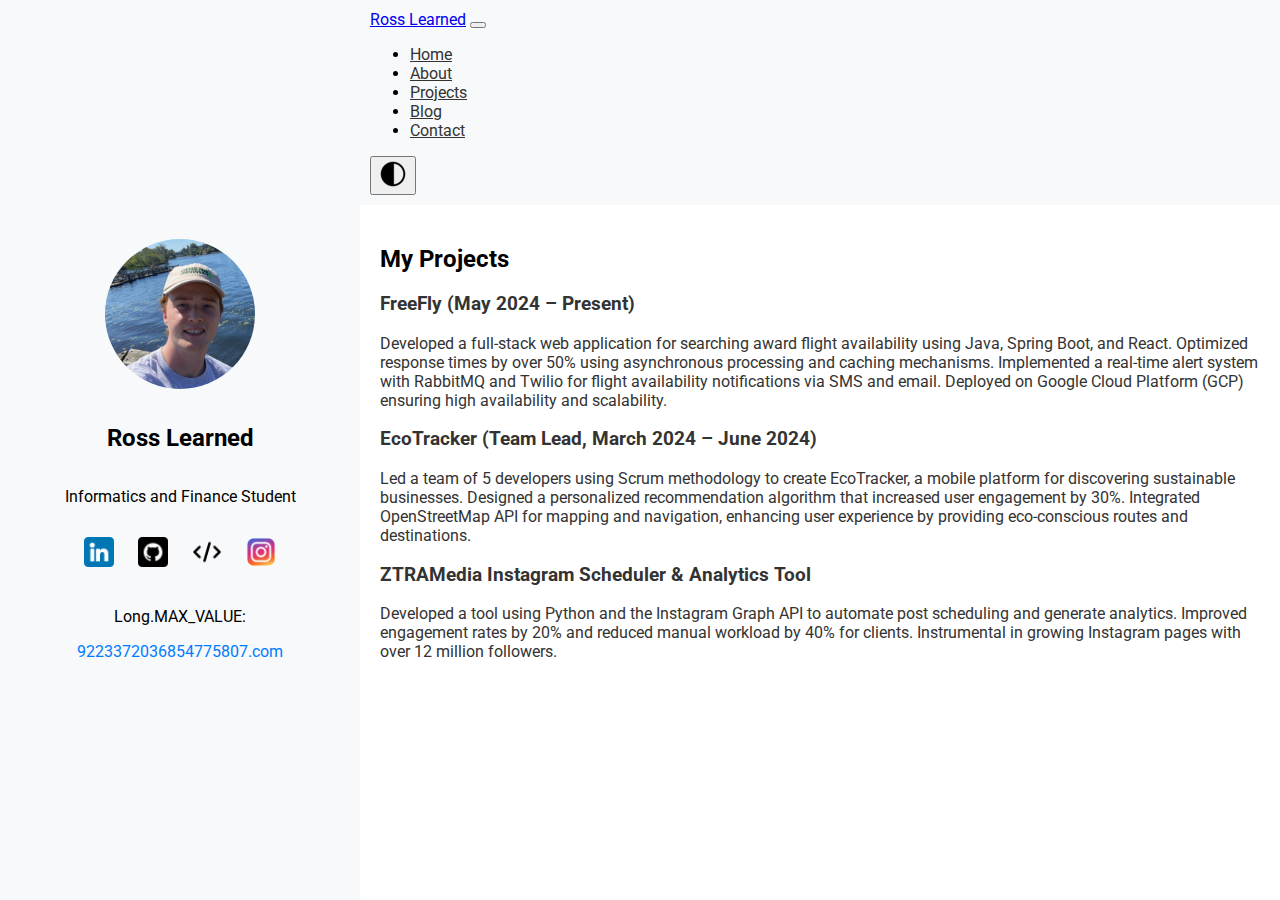
<file: projects.html>
<!-- projects.html -->
<!DOCTYPE html>
<html lang="en">
<head>
    <meta charset="UTF-8">
    <title>Projects | Ross Learned</title>
    <!-- Bootstrap CSS -->
    <link href="https://cdn.jsdelivr.net/npm/bootstrap@5.0.2/dist/css/bootstrap.min.css" rel="stylesheet"
          integrity="sha384-EVSTQN3/azprG1Anm3QDgpJLIm9Nao0Yz1ztcQTwFspd3yD65VohhpuuCOmLASjC" crossorigin="anonymous">
    <!-- Google Fonts -->
    <link rel="preconnect" href="https://fonts.googleapis.com">
    <link href="https://fonts.googleapis.com/css2?family=Roboto&display=swap" rel="stylesheet">
    <!-- Custom CSS -->
    <link rel="stylesheet" href="css/styles.css">
    <!-- Theme Check Script -->
    <script>
        // Immediately apply dark mode if set in localStorage
        (function() {
            const currentTheme = localStorage.getItem('theme');
            if (currentTheme === 'dark') {
                document.documentElement.classList.add('dark-mode');
            }
        })();
    </script>
</head>
<body>

<!-- Left Sidebar -->
<div class="sidebar">
    <img src="images/profile.jpg" alt="Profile Picture" class="profile-pic">
    <h2>Ross Learned</h2>
    <p>Informatics and Finance Student</p>
    <div class="social-icons">
        <a href="https://linkedin.com/in/ross-learned" target="_blank">
            <img src="images/linkedin.png" alt="LinkedIn">
        </a>
        <a href="https://github.com/rlearned" target="_blank">
            <img src="images/github.png" alt="GitHub">
        </a>
        <a href="https://leetcode.com/u/rosslearned/" target="_blank">
            <img src="images/leetcode.png" alt="LeetCode">
        </a>
        <a href="https://www.instagram.com/ross_l__" target="_blank">
            <img src="images/instagram.png" alt="Instagram">
        </a>
    </div>
    <div class="other-website">
        <p>Long.MAX_VALUE:</p>
        <a href="https://9223372036854775807.com" target="_blank">9223372036854775807.com</a>
    </div>
</div>

<!-- Main Content Wrapper -->
<div class="content-wrapper">

    <!-- Navigation Bar -->
    <nav class="navbar navbar-expand-lg">
        <div class="container-fluid">
            <a class="navbar-brand" href="index.html">Ross Learned</a>
            <button class="navbar-toggler" type="button" data-bs-toggle="collapse" data-bs-target="#navbarNav"
                    aria-controls="navbarNav" aria-expanded="false" aria-label="Toggle navigation">
                <span class="navbar-toggler-icon"></span>
            </button>
            <div class="collapse navbar-collapse" id="navbarNav">
                <ul class="navbar-nav me-auto">
                    <li class="nav-item"><a class="nav-link" href="index.html">Home</a></li>
                    <li class="nav-item"><a class="nav-link" href="about.html">About</a></li>
                    <li class="nav-item"><a class="nav-link active" href="projects.html">Projects</a></li>
                    <li class="nav-item"><a class="nav-link" href="blog.html">Blog</a></li>
                    <li class="nav-item"><a class="nav-link" href="contact.html">Contact</a></li>
                </ul>
                <!-- Dark Mode Toggle -->
                <button id="dark-mode-toggle" class="btn btn-link nav-link p-0">
                    <img src="images/moon-icon.png" alt="Switch to Dark Mode" id="dark-mode-icon" class="d-inline-block align-text-top">
                </button>
            </div>
        </div>
    </nav>

    <!-- Main Content -->
    <div class="content">
        <main>
            <section>
                <h2 class="mt-4">My Projects</h2>

                <!-- Project 1 -->
                <div class="card mb-3">
                    <div class="card-body">
                        <h3 class="card-title">FreeFly (May 2024 – Present)</h3>
                        <p class="card-text">Developed a full-stack web application for searching award flight availability using Java, Spring Boot, and React. Optimized response times by over 50% using asynchronous processing and caching mechanisms. Implemented a real-time alert system with RabbitMQ and Twilio for flight availability notifications via SMS and email. Deployed on Google Cloud Platform (GCP) ensuring high availability and scalability.</p>
                    </div>
                </div>

                <!-- Project 2 -->
                <div class="card mb-3">
                    <div class="card-body">
                        <h3 class="card-title">EcoTracker (Team Lead, March 2024 – June 2024)</h3>
                        <p class="card-text">Led a team of 5 developers using Scrum methodology to create EcoTracker, a mobile platform for discovering sustainable businesses. Designed a personalized recommendation algorithm that increased user engagement by 30%. Integrated OpenStreetMap API for mapping and navigation, enhancing user experience by providing eco-conscious routes and destinations.</p>
                    </div>
                </div>

                <!-- Project 3 -->
                <div class="card mb-3">
                    <div class="card-body">
                        <h3 class="card-title">ZTRAMedia Instagram Scheduler & Analytics Tool</h3>
                        <p class="card-text">Developed a tool using Python and the Instagram Graph API to automate post scheduling and generate analytics. Improved engagement rates by 20% and reduced manual workload by 40% for clients. Instrumental in growing Instagram pages with over 12 million followers.</p>
                    </div>
                </div>

            </section>
        </main>
    </div>

<!--    &lt;!&ndash; Footer &ndash;&gt;-->
<!--    <footer class="footer">-->
<!--        <p>&copy; 2023 Ross Learned</p>-->
<!--    </footer>-->

</div>

<!-- Bootstrap JS and dependencies -->
<script src="https://cdn.jsdelivr.net/npm/bootstrap@5.0.2/dist/js/bootstrap.bundle.min.js"
        integrity="sha384-MrcW6ZMFYlzcLA8Nl+NtUVF0sA7MsXsP1UyJoMp4YLEuNSfAP+JcXn/tWtIaxVXM"
        crossorigin="anonymous"></script>
<!-- Custom JS -->
<script src="js/script.js"></script>
</body>
</html>
</file>
<file: css/styles.css>
/* css/styles.css */

/* Base Styles */
html, body {
    height: 100%;
    margin: 0;
    padding: 0;
    overflow: hidden;
}

body {
    font-family: 'Roboto', sans-serif;
    transition: background-color 0.3s, color 0.3s;
    display: flex;
}

.sidebar {
    width: 25%;
    background-color: #f8f9fa;
    padding: 20px;
    overflow: auto;
    transition: background-color 0.3s;
    display: flex;
    flex-direction: column;
    justify-content: center;
    align-items: center;
}

.content-wrapper {
    flex: 1;
    display: flex;
    flex-direction: column;
    height: 100vh;
}

.content {
    flex: 1;
    padding: 20px;
    overflow-y: auto;
}

.profile-pic {
    width: 150px;
    border-radius: 50%;
    margin-bottom: 15px;
}

.social-icons {
    margin-top: 15px;
}

.social-icons a {
    margin: 0 10px;
    color: #333;
    text-decoration: none;
    outline: none;
}

.social-icons a img {
    width: 30px;
    height: 30px;
    border: none;
    outline: none;
}

.other-website {
    margin-top: 20px;
    text-align: center;
}

.other-website a {
    color: #007bff;
    text-decoration: none;
}

.other-website a:hover {
    text-decoration: underline;
}

/* Dark Mode Styles */
.dark-mode .sidebar {
    background-color: #343a40;
    color: #fff;
}

.dark-mode .content {
    background-color: #212529;
    color: #f8f9fa;
}

.dark-mode a {
    color: #adb5bd;
}

.dark-mode .social-icons a {
    color: #adb5bd;
}

.dark-mode .navbar {
    background-color: #343a40;
}

.dark-mode .navbar .nav-link {
    color: #adb5bd;
}

.dark-mode .navbar .navbar-brand {
    color: #fff;
}

.navbar {
    background-color: #f8f9fa;
    padding: 10px;
    flex-shrink: 0;
}

.nav-link {
    color: #333;
}

.nav-link:hover {
    color: #007bff;
}

/* Adjusted Dark Mode Toggle Icon Size */
.navbar .dark-mode-toggle img {
    width: 24px;
    height: 24px;
    max-width: 24px;
    max-height: 24px;
}

/* Ensuring the image doesn't stretch */
.navbar .dark-mode-toggle {
    padding: 0;
}

.card {
    background-color: #fff;
    color: #333;
}

.dark-mode .card {
    background-color: #343a40;
    color: #f8f9fa;
}

.footer {
    text-align: center;
    padding: 10px;
    background-color: #f8f9fa;
}

.dark-mode .footer {
    background-color: #343a40;
    color: #f8f9fa;
}

/* Responsive Design */
@media (max-width: 768px) {
    .sidebar {
        width: 100%;
        height: auto;
        position: relative;
    }

    .content-wrapper {
        margin-left: 0;
    }
}
</file>
